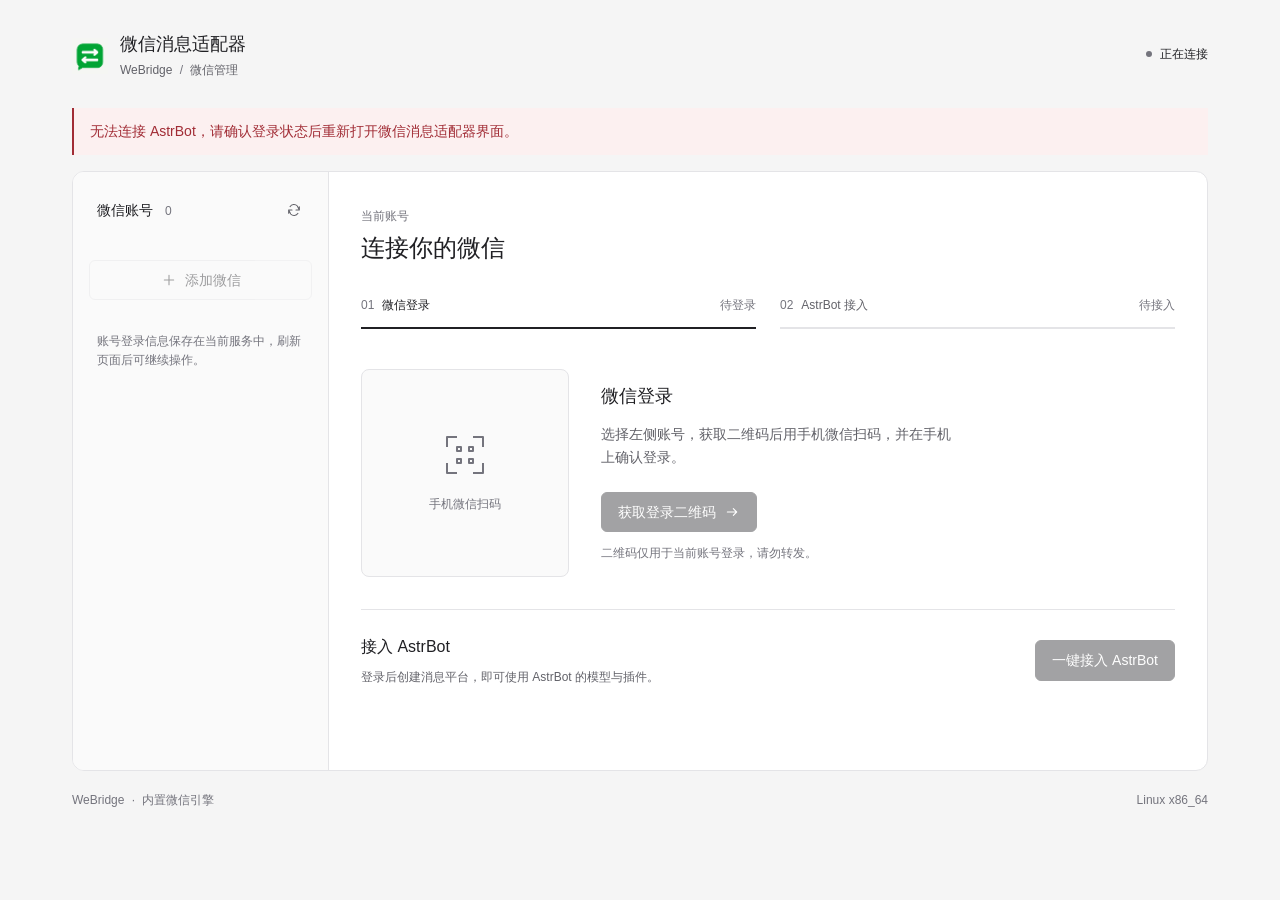
<file: views/accounts/index.html>
<!doctype html>
<html lang="zh-CN">
  <head>
    <meta charset="utf-8" />
    <meta name="viewport" content="width=device-width, initial-scale=1" />
    <meta name="color-scheme" content="light dark" />
    <title>微信消息适配器 · 微信管理</title>
    <link rel="icon" type="image/png" href="./logo.png" />
    <link rel="stylesheet" href="./style.css?v=console-20261110" />
  </head>
  <body>
    <svg class="icon-library" xmlns="http://www.w3.org/2000/svg" aria-hidden="true">
      <symbol id="i-plus" viewBox="0 0 24 24"><path d="M12 5v14M5 12h14" /></symbol>
      <symbol id="i-refresh" viewBox="0 0 24 24"><path d="M20 7v5h-5M4 17v-5h5M6 7a7 7 0 0 1 11-1l3 6M4 12l3 6a7 7 0 0 0 11-1" /></symbol>
      <symbol id="i-arrow" viewBox="0 0 24 24"><path d="M5 12h14m-5-5 5 5-5 5" /></symbol>
      <symbol id="i-check" viewBox="0 0 24 24"><path d="m5 12 4 4L19 6" /></symbol>
      <symbol id="i-scan" viewBox="0 0 24 24"><path d="M8 3H3v5m13-5h5v5M3 16v5h5m13-5v5h-5M8 8h2v2H8zm6 0h2v2h-2zm-6 6h2v2H8zm6 0h2v2h-2z" /></symbol>
    </svg>
    <main class="console">
      <header class="page-header">
        <div class="identity">
          <img class="mark" src="./logo.png" alt="" width="36" height="36" />
          <div><h1>微信消息适配器</h1><p>WeBridge <span aria-hidden="true">/</span> 微信管理</p></div>
        </div>
        <div class="engine"><span id="engine-status" role="status">正在连接</span><span id="version"></span></div>
      </header>
      <div class="feedback">
        <p id="notice" role="status" hidden></p>
        <p id="error" role="alert" hidden></p>
      </div>
      <section id="engine-help" class="engine-help" hidden>
        <div><h2>微信引擎尚未就绪</h2><p id="engine-reason">正在启动内置微信引擎。</p></div>
        <button id="start-engine" class="secondary" type="button">重新启动</button>
      </section>
      <div class="workbench">
        <aside class="account-rail" aria-labelledby="accounts-heading">
          <div class="rail-heading"><h2 id="accounts-heading">微信账号 <span id="account-count">0</span></h2><button id="refresh" class="icon-button" type="button" aria-label="刷新账号" title="刷新账号"><svg class="icon"><use href="#i-refresh" /></svg></button></div>
          <div id="empty-state" class="empty" hidden><p>还没有微信账号</p><p>添加一个账号，开始连接。</p></div>
          <div id="account-list" class="account-list" aria-label="选择微信账号"></div>
          <button id="add-account" class="add-account secondary" type="button" disabled><svg class="icon"><use href="#i-plus" /></svg>添加微信</button>
          <form id="add-form" hidden>
            <label for="account-alias">账号名称</label>
            <input id="account-alias" maxlength="64" value="我的微信" autocomplete="off" required />
            <div class="button-row"><button id="create-account" type="submit">添加并登录</button><button id="cancel-add" class="quiet" type="button">取消</button></div>
          </form>
          <p class="rail-note">账号登录信息保存在当前服务中，刷新页面后可继续操作。</p>
        </aside>
        <div class="workspace">
          <header class="account-header"><div><p class="section-label">当前账号</p><h2 id="account-name">连接你的微信</h2></div><button id="logout" class="quiet danger" type="button" hidden>退出登录</button></header>
          <ol class="connection-path" aria-label="接入进度">
            <li id="step-login" aria-current="step"><span class="step-number">01</span><span>微信登录</span><span id="step-login-state" class="step-state">待登录</span></li>
            <li id="step-connect"><span class="step-number">02</span><span>AstrBot 接入</span><span id="step-connect-state" class="step-state">待接入</span></li>
          </ol>
          <section class="login-section" aria-labelledby="login-heading">
            <div class="login-visual">
              <div id="qr-placeholder" class="qr-placeholder"><svg class="scan-mark" aria-hidden="true"><use href="#i-scan" /></svg><span>手机微信扫码</span></div>
              <div id="qr-content" hidden><div class="qr-frame"><img id="qr-image" alt="微信登录二维码" hidden /><span id="qr-waiting">二维码准备中</span></div></div>
              <div id="login-success" class="login-success" hidden><svg class="success-mark" aria-hidden="true"><use href="#i-check" /></svg><h3>微信已登录</h3><p id="success-caption">可以接入 AstrBot</p></div>
            </div>
            <div class="login-copy">
              <h2 id="login-heading">微信登录</h2>
              <p id="login-description">选择左侧账号，获取二维码后用手机微信扫码，并在手机上确认登录。</p>
              <p id="login-status" class="login-status" role="status" aria-live="polite" hidden>等待扫码</p>
              <div id="login-actions" class="button-row"><button id="login" type="button" disabled>获取登录二维码<svg class="icon"><use href="#i-arrow" /></svg></button><button id="cancel-login" class="secondary" type="button" hidden>取消登录</button></div>
              <p id="qr-hint" class="hint">二维码仅用于当前账号登录，请勿转发。</p>
            </div>
          </section>
          <dl id="account-details" class="account-details" hidden><div><dt>微信状态</dt><dd id="account-state">未登录</dd></div><div><dt>消息平台</dt><dd id="platform-state">尚未接入</dd></div></dl>
          <section class="connect-section" aria-labelledby="connect-heading"><div><h2 id="connect-heading">接入 AstrBot</h2><p id="connect-description">登录后创建消息平台，即可使用 AstrBot 的模型与插件。</p><p id="connect-result" class="connect-result" role="status" hidden></p></div><button id="connect" type="button" disabled>一键接入 AstrBot</button></section>
        </div>
      </div>
      <footer><span>WeBridge <span aria-hidden="true">·</span> 内置微信引擎</span><span>Linux x86_64</span></footer>
    </main>
    <script type="module" src="./app.js?v=console-20261110"></script>
  </body>
</html>
</file>
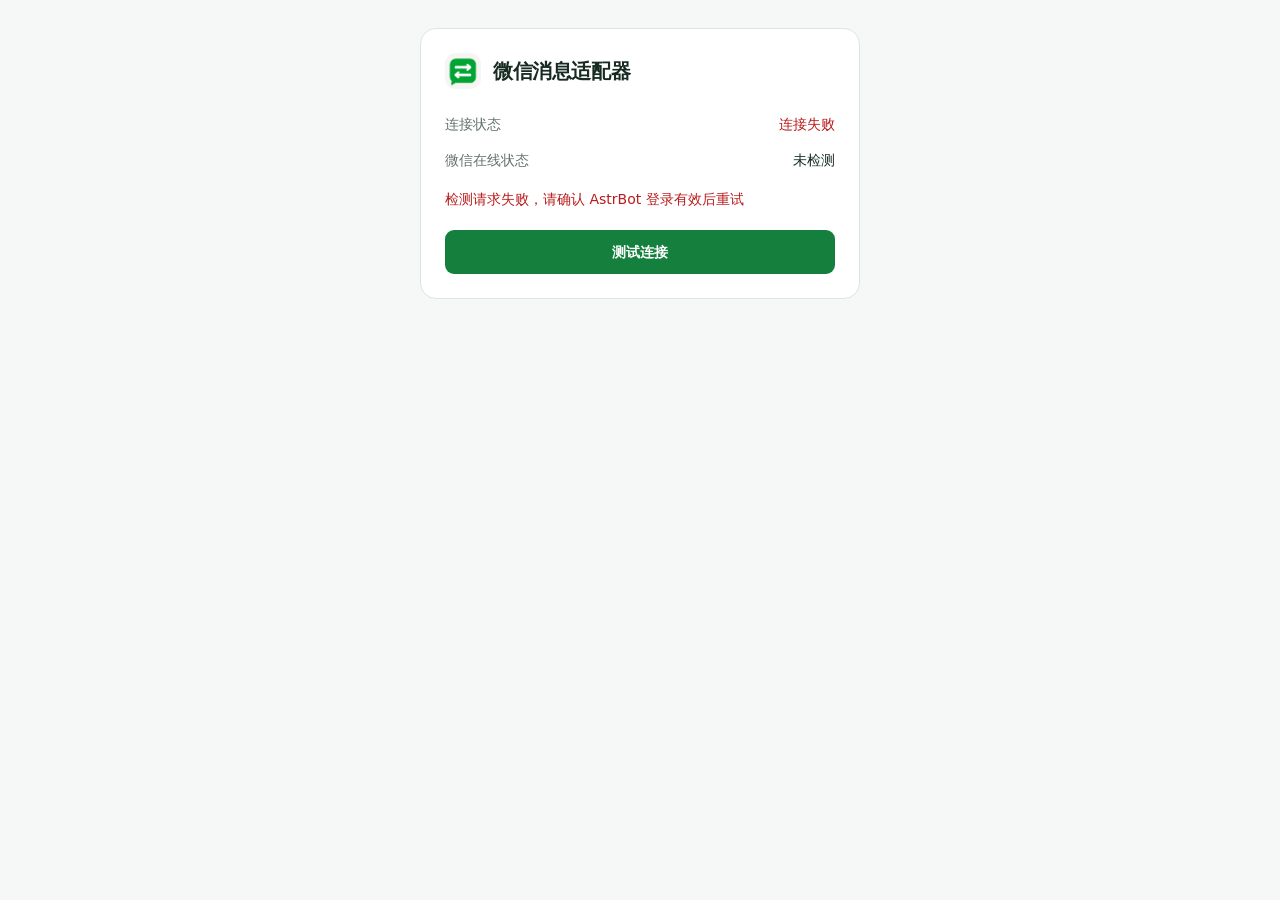
<file: views/connection/index.html>
<!doctype html>
<html lang="zh-CN">
  <head>
    <meta charset="utf-8" />
    <meta name="viewport" content="width=device-width, initial-scale=1" />
    <title>微信消息适配器 · 连接测试</title>
    <link rel="icon" type="image/png" href="./logo.png" />
    <link rel="stylesheet" href="./style.css" />
  </head>
  <body>
    <main class="card" aria-labelledby="title">
      <header>
        <img class="mark" src="./logo.png" alt="" width="36" height="36" />
        <h1 id="title">微信消息适配器</h1>
      </header>
      <div id="robot-picker" class="picker" hidden>
        <label for="robot-select">机器人</label>
        <select id="robot-select"></select>
      </div>
      <dl>
        <div>
          <dt>连接状态</dt>
          <dd id="connection-status" data-state="unchecked" role="status" aria-live="polite">未检测</dd>
        </div>
        <div>
          <dt>微信在线状态</dt>
          <dd id="wechat-status">未检测</dd>
        </div>
      </dl>
      <p id="failure-reason" role="alert" hidden></p>
      <button id="test-connection" type="button" disabled>测试连接</button>
    </main>
    <script type="module" src="./app.js"></script>
  </body>
</html>
</file>
<file: views/accounts/style.css>
/* Design direction informed by unslop by Damir Sokolovsky (@heydamir), CC BY 4.0.
   https://heydamir.design/unslop */
:root {
  color-scheme: light dark;
  font-family: -apple-system, BlinkMacSystemFont, "Segoe UI", "Microsoft YaHei", sans-serif;
  font-synthesis: none;
  --page: #f5f5f5;
  --surface: #ffffff;
  --subtle: #fafafa;
  --selected: #ededed;
  --line: #e4e4e7;
  --text: #202024;
  --secondary: #626269;
  --muted: #74747d;
  --accent: #196943;
  --accent-soft: #edf5f0;
  --accent-line: #b7d2c2;
  --button: #242428;
  --button-ink: #ffffff;
  --danger: #a12c35;
  --danger-soft: #fcf0f0;
  --focus: #438865;
}
* { box-sizing: border-box; }
[hidden] { display: none !important; }
body { margin: 0; background: var(--page); color: var(--text); font-size: 14px; line-height: 1.6; }
button, input { font: inherit; }
button, input, .account-item { -webkit-tap-highlight-color: transparent; }
button { display: inline-flex; align-items: center; justify-content: center; gap: 8px; min-height: 40px; padding: 8px 16px; border: 1px solid var(--button); border-radius: 6px; background: var(--button); color: var(--button-ink); cursor: pointer; font-weight: 500; transition: background-color 140ms ease-out, border-color 140ms ease-out, color 140ms ease-out; }
button:hover:not(:disabled) { background: var(--secondary); border-color: var(--secondary); }
button:disabled { cursor: not-allowed; opacity: .42; }
button:focus-visible, input:focus-visible { outline: 2px solid var(--focus); outline-offset: 3px; }
button.secondary { background: transparent; color: var(--text); border-color: var(--line); }
button.secondary:hover:not(:disabled), button.quiet:hover:not(:disabled), button.icon-button:hover:not(:disabled) { background: var(--selected); border-color: var(--line); }
button.quiet, button.icon-button { color: var(--secondary); background: transparent; border-color: transparent; }
button.danger { color: var(--danger); }
button.icon-button { width: 36px; min-height: 36px; padding: 8px; }
.icon { width: 16px; height: 16px; flex: 0 0 16px; fill: none; stroke: currentColor; stroke-width: 1.6; stroke-linecap: round; stroke-linejoin: round; }
.icon-library { position: absolute; width: 0; height: 0; overflow: hidden; }
h1, h2, h3, p, dl { margin: 0; }
h1, h2, h3 { font-weight: 500; }
.console { max-width: 1200px; margin: 0 auto; padding: 32px; }
.page-header { display: flex; align-items: center; justify-content: space-between; gap: 24px; padding-bottom: 28px; }
.identity { display: flex; align-items: center; gap: 12px; }
.mark { width: 36px; height: 36px; object-fit: contain; }
h1 { font-size: 18px; line-height: 1.4; }
.identity p { color: var(--secondary); font-size: 12px; margin-top: 4px; }
.identity p span { padding: 0 4px; color: var(--muted); }
.engine { display: flex; flex-direction: column; align-items: flex-end; gap: 4px; font-size: 12px; }
#engine-status { display: flex; align-items: center; gap: 8px; }
#engine-status::before { content: ""; width: 6px; height: 6px; border-radius: 50%; background: var(--muted); }
#engine-status[data-ready="true"]::before { background: var(--accent); }
#engine-status[data-ready="false"] { color: var(--danger); }
#engine-status[data-ready="false"]::before { background: var(--danger); }
#version { color: var(--muted); font-variant-numeric: tabular-nums; }
.feedback p { padding: 12px 16px; margin-bottom: 16px; border-left: 2px solid var(--accent); background: var(--accent-soft); overflow-wrap: anywhere; }
.feedback #error { border-color: var(--danger); color: var(--danger); background: var(--danger-soft); }
.engine-help { display: flex; align-items: center; justify-content: space-between; gap: 16px; margin-bottom: 16px; padding: 16px 20px; border: 1px solid var(--line); background: var(--surface); border-radius: 8px; }
.engine-help h2 { font-size: 14px; }
.engine-help p { margin-top: 4px; color: var(--secondary); overflow-wrap: anywhere; }
.engine-help button { flex-shrink: 0; }
.workbench { display: grid; grid-template-columns: 256px minmax(0, 1fr); min-height: 600px; border: 1px solid var(--line); border-radius: 12px; overflow: hidden; background: var(--surface); }
.account-rail { padding: 20px 16px; border-right: 1px solid var(--line); background: var(--subtle); }
.rail-heading { display: flex; align-items: center; justify-content: space-between; gap: 8px; margin-bottom: 16px; }
.rail-heading h2 { font-size: 14px; padding-left: 8px; }
#account-count { color: var(--muted); margin-left: 8px; font-size: 12px; font-variant-numeric: tabular-nums; }
.account-list { display: flex; flex-direction: column; gap: 4px; }
.account-item { width: 100%; min-height: 68px; padding: 12px; gap: 12px; justify-content: flex-start; text-align: left; color: var(--text); background: transparent; border-color: transparent; }
.account-item:hover:not(:disabled) { background: var(--selected); border-color: transparent; }
.account-item[aria-pressed="true"] { background: var(--surface); border-color: var(--line); }
.account-monogram { display: grid; place-items: center; width: 32px; height: 32px; flex: 0 0 32px; background: var(--selected); border-radius: 6px; font-size: 14px; font-weight: 500; }
.account-text { display: flex; flex: 1; min-width: 0; flex-direction: column; gap: 4px; }
.account-alias { overflow: hidden; text-overflow: ellipsis; white-space: nowrap; font-weight: 500; }
.account-status { display: flex; align-items: center; gap: 6px; color: var(--secondary); font-size: 12px; font-weight: 400; }
.account-status::before { content: ""; width: 4px; height: 4px; border-radius: 50%; background: var(--muted); }
.account-item[data-online="true"] .account-status::before { background: var(--accent); }
.add-account { width: 100%; margin-top: 16px; }
.empty { padding: 16px 8px; }
.empty p + p { margin-top: 8px; color: var(--secondary); font-size: 12px; }
.rail-note { margin: 32px 8px 0; font-size: 12px; color: var(--muted); }
#add-form { margin-top: 20px; padding: 20px 0 0; border-top: 1px solid var(--line); }
#add-form label { display: block; margin-bottom: 8px; font-size: 12px; color: var(--secondary); }
input { width: 100%; min-height: 40px; padding: 8px 12px; border: 1px solid var(--line); border-radius: 6px; background: var(--surface); color: var(--text); }
#add-form .button-row { margin-top: 12px; gap: 4px; }
#add-form button { padding: 8px 12px; }
.workspace { min-width: 0; padding: 32px; }
.account-header { display: flex; align-items: center; justify-content: space-between; gap: 16px; min-height: 64px; }
.section-label { font-size: 12px; color: var(--muted); margin-bottom: 4px; }
#account-name { font-size: 24px; line-height: 1.4; overflow-wrap: anywhere; }
.account-header > div { min-width: 0; }
#logout { flex-shrink: 0; }
.connection-path { display: flex; gap: 24px; list-style: none; margin: 28px 0 32px; padding: 0; }
.connection-path li { display: flex; align-items: center; flex: 1; gap: 8px; padding-bottom: 12px; border-bottom: 2px solid var(--line); color: var(--secondary); font-size: 12px; }
.connection-path li[aria-current="step"] { border-color: var(--text); color: var(--text); }
.connection-path li[data-complete="true"] { border-color: var(--accent); }
.step-number { font-variant-numeric: tabular-nums; color: var(--muted); }
.step-state { margin-left: auto; color: var(--muted); }
.login-section { display: grid; grid-template-columns: 208px minmax(0, 1fr); align-items: center; gap: 32px; min-height: 224px; }
.login-visual { width: 208px; height: 208px; }
.qr-placeholder, .qr-frame, .login-success { width: 208px; height: 208px; border: 1px solid var(--line); border-radius: 8px; display: flex; flex-direction: column; justify-content: center; align-items: center; gap: 16px; }
.qr-placeholder { background: var(--subtle); font-size: 12px; color: var(--muted); }
.scan-mark { width: 48px; height: 48px; fill: none; stroke: currentColor; stroke-width: 1; stroke-linejoin: round; }
.qr-frame { position: relative; padding: 12px; background: #fff; color: #626269; }
#qr-image { width: 184px; height: 184px; object-fit: contain; }
#qr-waiting { font-size: 12px; }
.login-success { background: var(--accent-soft); border-color: var(--accent-line); gap: 8px; }
.success-mark { width: 40px; height: 40px; margin-bottom: 8px; color: var(--accent); fill: none; stroke: currentColor; stroke-width: 1.5; stroke-linecap: round; stroke-linejoin: round; }
.login-success h3 { font-size: 16px; }
.login-success p { color: var(--secondary); font-size: 12px; }
.login-copy h2 { font-size: 18px; }
#login-description { margin-top: 12px; color: var(--secondary); max-width: 360px; }
.button-row { display: flex; flex-wrap: wrap; gap: 8px; margin-top: 24px; }
.login-status { margin-top: 12px; color: var(--accent); }
.hint { margin-top: 12px; font-size: 12px; color: var(--muted); }
.account-details { display: flex; flex-wrap: wrap; gap: 16px 40px; margin-top: 24px; padding: 16px 0; }
.account-details div { min-width: 120px; }
.account-details dt { font-size: 12px; color: var(--muted); margin-bottom: 4px; }
.account-details dd { margin: 0; overflow-wrap: anywhere; }
#platform-state { font-family: ui-monospace, "SFMono-Regular", Consolas, monospace; font-size: 13px; }
.connect-section { display: flex; align-items: center; justify-content: space-between; gap: 24px; margin-top: 24px; padding-top: 24px; border-top: 1px solid var(--line); }
.connect-section > div { min-width: 0; }
.connect-section h2 { font-size: 16px; }
#connect-description { margin-top: 8px; color: var(--secondary); font-size: 12px; }
.connect-section button { flex-shrink: 0; }
.connect-result { font-size: 12px; margin-top: 12px; color: var(--accent); overflow-wrap: anywhere; }
footer { display: flex; justify-content: space-between; gap: 16px; padding-top: 20px; font-size: 12px; color: var(--muted); }
footer span span { margin: 0 4px; }
@media (prefers-color-scheme: dark) {
  :root:not([data-theme="light"]) { --page: #141416; --surface: #1d1d20; --subtle: #19191c; --selected: #2b2b30; --line: #343439; --text: #eeeeef; --secondary: #b2b2ba; --muted: #95959f; --accent: #85cba4; --accent-soft: #202f27; --accent-line: #3e5c49; --button: #e8e8eb; --button-ink: #202024; --danger: #ee9b9f; --danger-soft: #342326; --focus: #85cba4; }
}
/* AstrBot's bridge sets data-theme, including when its theme differs from the OS. */
:root[data-theme="light"] { color-scheme: light; }
:root[data-theme="dark"] { color-scheme: dark; --page: #141416; --surface: #1d1d20; --subtle: #19191c; --selected: #2b2b30; --line: #343439; --text: #eeeeef; --secondary: #b2b2ba; --muted: #95959f; --accent: #85cba4; --accent-soft: #202f27; --accent-line: #3e5c49; --button: #e8e8eb; --button-ink: #202024; --danger: #ee9b9f; --danger-soft: #342326; --focus: #85cba4; }
@media (max-width: 1040px) {
  .console { padding: 24px; }
  .workbench { grid-template-columns: 224px minmax(0, 1fr); }
  .workspace { padding: 24px; }
  .login-section { grid-template-columns: 184px minmax(0, 1fr); gap: 24px; }
  .login-visual, .qr-placeholder, .qr-frame, .login-success { width: 184px; height: 184px; }
  #qr-image { width: 160px; height: 160px; }
  .connect-section { align-items: flex-start; flex-direction: column; gap: 16px; }
  .connection-path { gap: 16px; }
  .step-state { display: none; }
}
@media (max-width: 760px) {
  .console { padding: 20px 16px; }
  .page-header { padding-bottom: 20px; gap: 12px; }
  h1 { font-size: 16px; }
  .mark { width: 32px; height: 32px; }
  .identity { gap: 8px; }
  .workbench { grid-template-columns: minmax(0, 1fr); min-height: 0; }
  .account-rail { padding: 12px 16px 16px; border-right: 0; border-bottom: 1px solid var(--line); }
  .rail-heading { margin-bottom: 8px; }
  .rail-heading h2 { padding-left: 0; }
  .account-list { flex-direction: row; overflow-x: auto; padding: 4px; margin: -4px; }
  .account-item { width: 176px; flex: 0 0 176px; min-height: 64px; padding: 8px; }
  .add-account { width: auto; margin-top: 12px; }
  .rail-note { display: none; }
  #add-form { max-width: 360px; }
  .workspace { padding: 24px 20px; }
  #account-name { font-size: 20px; }
  .connection-path { margin: 24px 0; }
  .login-section { grid-template-columns: minmax(0, 1fr); gap: 24px; justify-items: center; }
  .login-copy { width: 100%; }
  .login-visual, .qr-placeholder, .qr-frame, .login-success { width: 208px; height: 208px; }
  #qr-image { width: 184px; height: 184px; }
  .account-details { gap: 16px 24px; }
  .connect-section { margin-top: 16px; }
  .engine-help { align-items: flex-start; flex-direction: column; }
  footer { font-size: 11px; }
}
@media (prefers-reduced-motion: reduce) {
  *, *::before, *::after { transition: none !important; scroll-behavior: auto !important; }
}
</file>
<file: views/connection/style.css>
:root {
  color-scheme: light;
  --page: #f6f8f7;
  --card: #fff;
  --text: #172b23;
  --muted: #64736c;
  --border: #dce5df;
}
:root[data-theme="dark"] {
  color-scheme: dark;
  --page: #141b17;
  --card: #1d2721;
  --text: #edf4ef;
  --muted: #a1b1a7;
  --border: #34483b;
}
* { box-sizing: border-box; }
[hidden] { display: none !important; }
body {
  margin: 0;
  padding: 28px 16px;
  background: var(--page);
  color: var(--text);
  font: 14px/1.6 system-ui, -apple-system, "Segoe UI", sans-serif;
}
.card {
  width: 100%;
  max-width: 440px;
  margin: 0 auto;
  padding: 24px;
  background: var(--card);
  border: 1px solid var(--border);
  border-radius: 16px;
}
header { display: flex; align-items: center; gap: 12px; margin-bottom: 24px; }
h1 { margin: 0; font-size: 20px; font-weight: 650; letter-spacing: -.4px; }
.mark {
  display: block;
  width: 36px;
  height: 36px;
  border-radius: 11px;
  flex-shrink: 0;
  object-fit: contain;
}
.picker { display: grid; gap: 6px; margin-bottom: 20px; }
label, dt { color: var(--muted); }
select {
  width: 100%;
  min-width: 0;
  min-height: 42px;
  padding: 8px;
  border: 1px solid var(--border);
  border-radius: 8px;
  background: var(--card);
  color: var(--text);
  font: inherit;
}
dl { margin: 0 0 24px; }
dl > div { display: flex; flex-wrap: wrap; justify-content: space-between; gap: 8px 16px; }
dl > div + div { margin-top: 14px; }
dd { margin: 0; font-weight: 550; }
#connection-status[data-state="unchecked"] { color: var(--muted); }
#connection-status[data-state="checking"] { color: #2563eb; }
#connection-status[data-state="connected"] { color: #15803d; }
#connection-status[data-state="failed"] { color: #b91c1c; }
#failure-reason { margin: -8px 0 20px; color: #b91c1c; overflow-wrap: anywhere; }
button {
  width: 100%;
  min-height: 44px;
  border: 0;
  border-radius: 9px;
  background: #15803d;
  color: #fff;
  font: inherit;
  font-weight: 600;
  cursor: pointer;
}
button:hover:enabled { background: #166534; }
button:disabled { cursor: wait; opacity: .55; }
button:focus-visible, select:focus-visible { outline: 3px solid #60a5fa; outline-offset: 3px; }
:root[data-theme="dark"] #connection-status[data-state="connected"] { color: #86efac; }
:root[data-theme="dark"] #connection-status[data-state="checking"] { color: #93c5fd; }
:root[data-theme="dark"] #connection-status[data-state="failed"],
:root[data-theme="dark"] #failure-reason { color: #fca5a5; }
</file>
